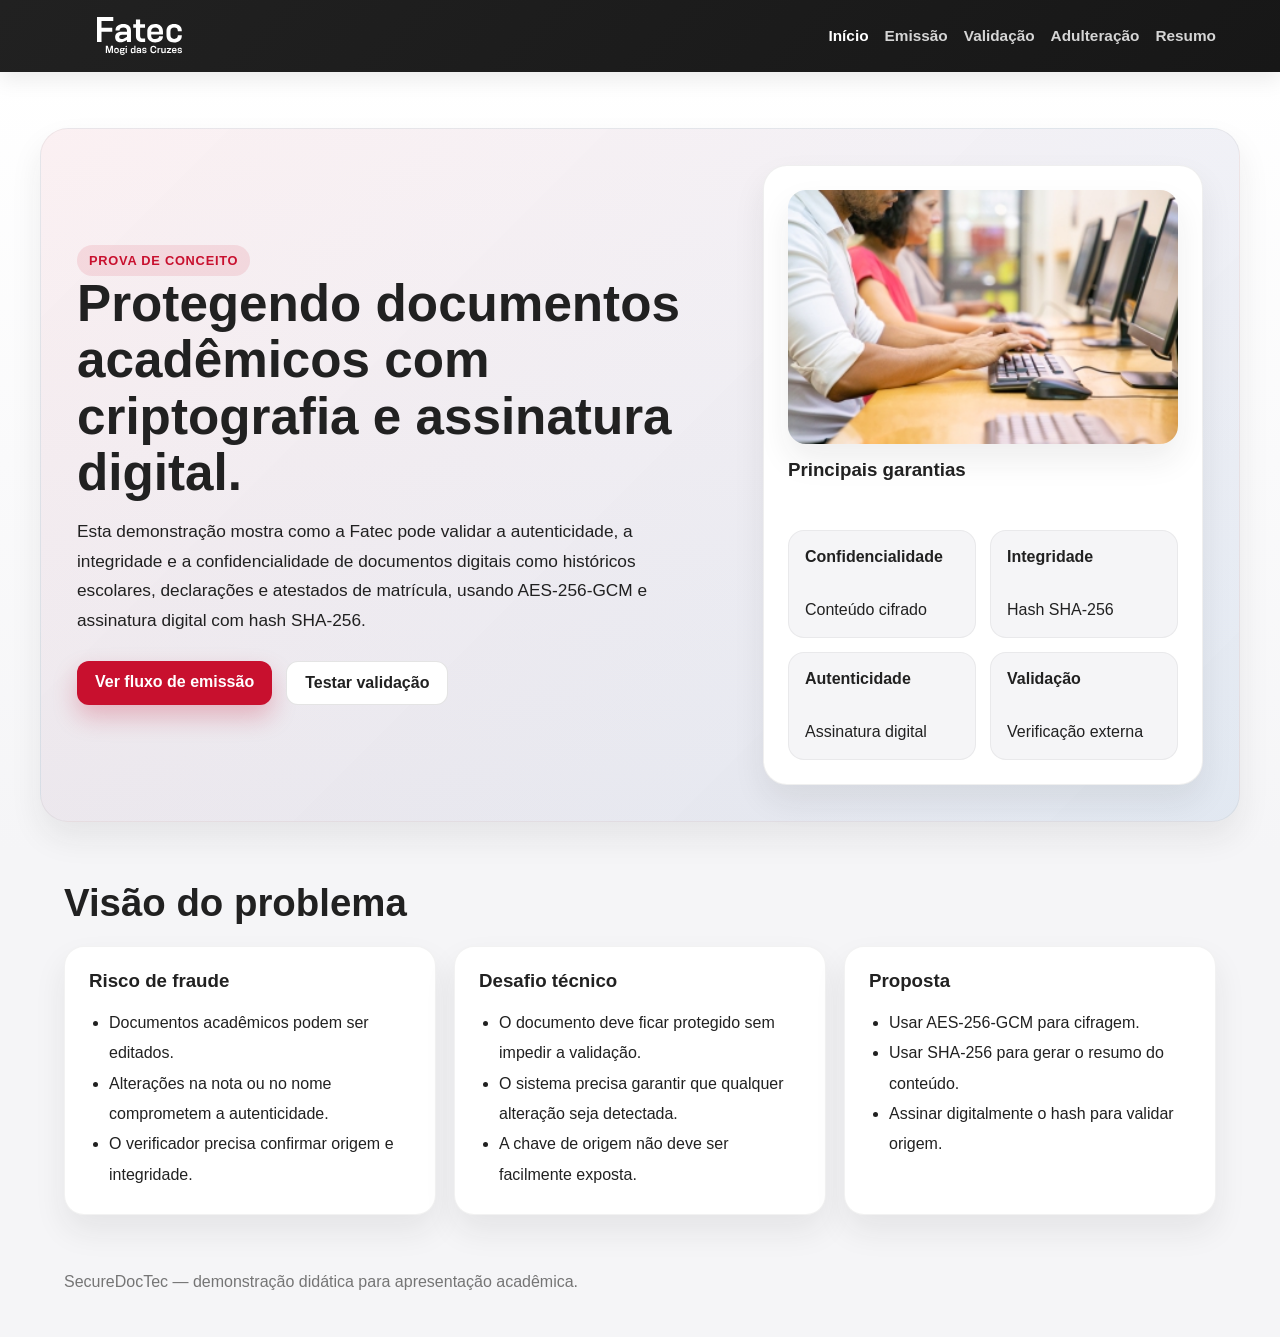
<file: index.html>
<!DOCTYPE html>
<html lang="pt-BR">
  <head>
    <meta charset="UTF-8" />
    <meta http-equiv="refresh" content="0; url=seguranca_informacao/securedoctec/proto/securedoctec_monolito.html" />
    <meta name="viewport" content="width=device-width, initial-scale=1.0" />
    <title>SecureDocTec | Redirecionando</title>
    <style>
      :root {
        --primary: #0a1f3d;
        --primary-soft: #214d8f;
        --accent: #d5a733;
        --bg: #f5f7fb;
        --text: #1d2430;
      }

      * { box-sizing: border-box; }

      body {
        margin: 0;
        min-height: 100vh;
        display: grid;
        place-items: center;
        background: linear-gradient(135deg, var(--bg), #e9eef8);
        font-family: Arial, Helvetica, sans-serif;
        color: var(--text);
      }

      .card {
        max-width: 620px;
        width: min(90vw, 620px);
        background: #fff;
        border-radius: 18px;
        box-shadow: 0 18px 45px rgba(10, 31, 61, 0.12);
        padding: 2rem 2.2rem;
        text-align: center;
      }

      .badge {
        display: inline-block;
        padding: 0.45rem 0.8rem;
        border-radius: 999px;
        background: rgba(33, 77, 143, 0.08);
        color: var(--primary-soft);
        font-weight: 700;
        letter-spacing: 0.08em;
        text-transform: uppercase;
        font-size: 0.72rem;
      }

      h1 {
        margin: 1rem 0 0.75rem;
        color: var(--primary);
        font-size: clamp(1.8rem, 3vw, 2.8rem);
      }

      p {
        margin: 0 0 1.5rem;
        line-height: 1.6;
        font-size: 1rem;
      }

      a.button {
        display: inline-block;
        text-decoration: none;
        background: var(--primary);
        color: #fff;
        font-weight: 700;
        padding: 0.9rem 1.4rem;
        border-radius: 10px;
        transition: transform 0.2s ease, opacity 0.2s ease;
      }

      a.button:hover {
        transform: translateY(-1px);
        opacity: 0.96;
      }
    </style>
  </head>
  <body>
    <main class="card">
      <div class="badge">SecureDocTec</div>
      <h1>Redirecionando para a demonstração</h1>
      <p>
        Você está sendo encaminhado para a apresentação interativa do protótipo. Se não for
        redirecionado automaticamente, clique no botão abaixo.
      </p>
      <a class="button" href="seguranca_informacao/securedoctec/proto/securedoctec_monolito.html">
        Abrir demonstração
      </a>
    </main>
  </body>
</html>
</file>
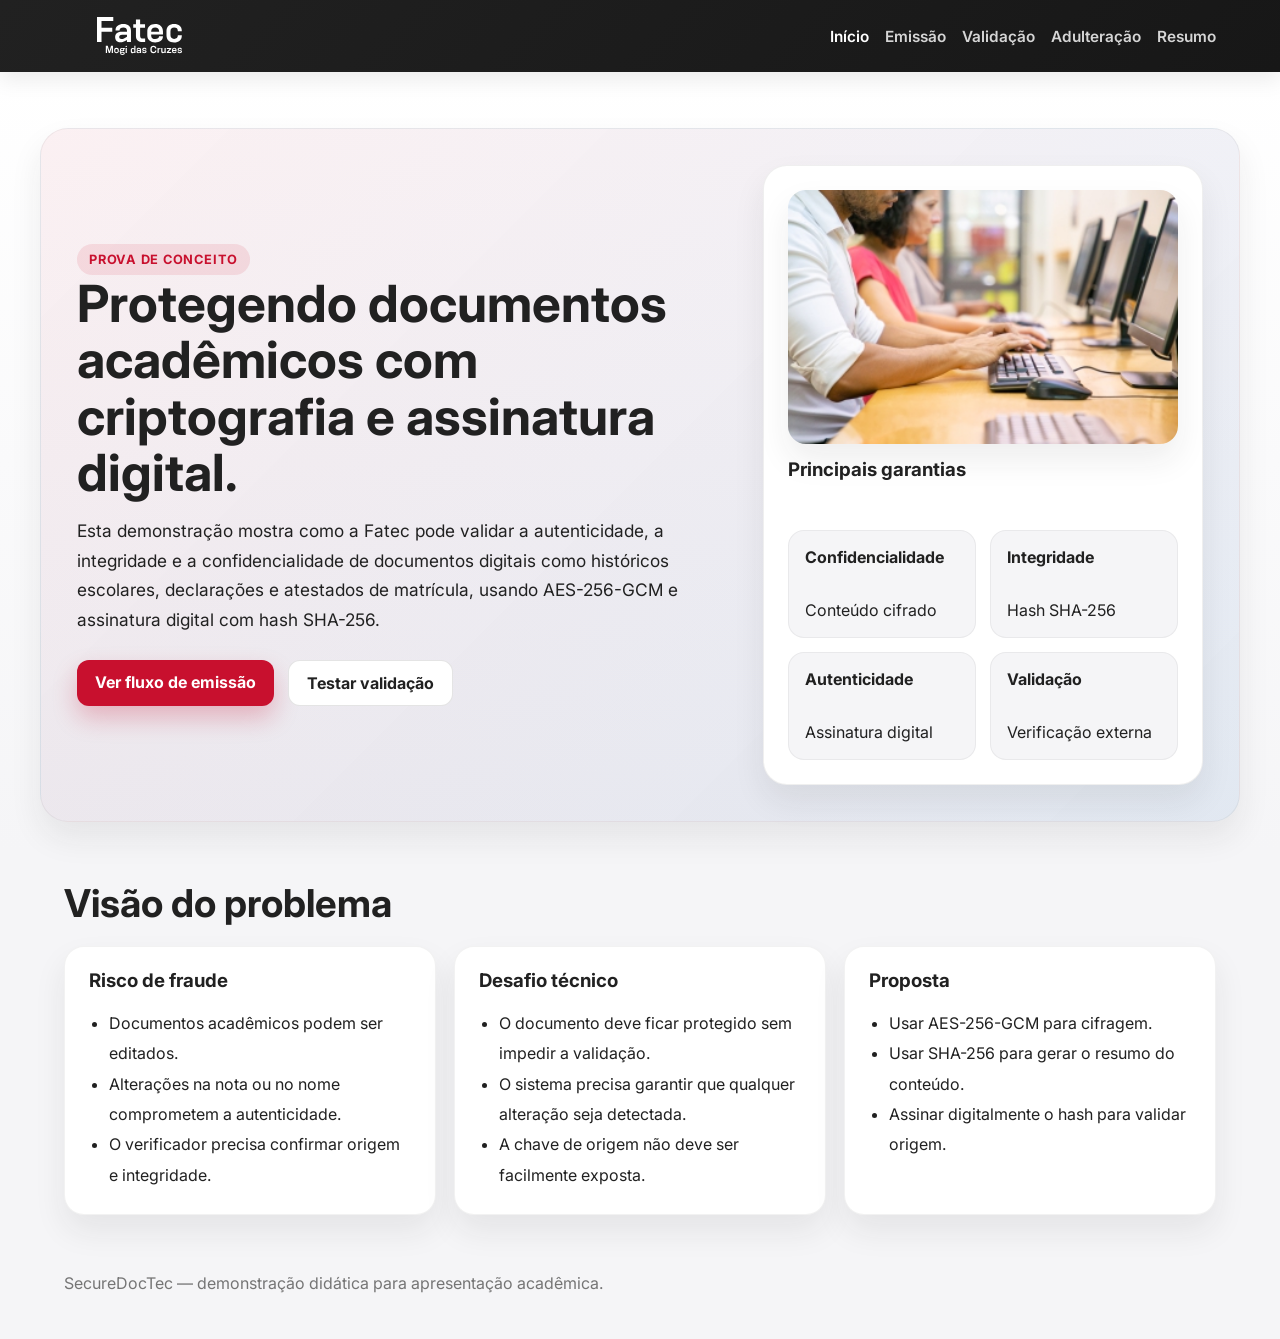
<file: seguranca_informacao/securedoctec/proto/index.html>
<!DOCTYPE html>
<html lang="pt-BR">
  <head>
    <meta charset="UTF-8" />
    <meta name="viewport" content="width=device-width, initial-scale=1.0" />
    <title>SecureDocTec | Demonstração</title>
    <link rel="preconnect" href="https://fonts.googleapis.com" />
    <link rel="preconnect" href="https://fonts.gstatic.com" crossorigin />
    <link href="https://fonts.googleapis.com/css2?family=Inter:wght@400;500;600;700;800&family=JetBrains+Mono:wght@400;500;700&display=swap" rel="stylesheet" />
    <link rel="stylesheet" href="styles.css" />
    <script defer src="app.js"></script>
  </head>
  <body>
    <header class="topbar">
      <div class="container">
        <div class="brand">
          <div class="brand-mark">
            <img src="assets/logo_fatec_branco.svg" alt="Logo da FATEC" />
          </div>
        </div>
        <nav class="nav" aria-label="Navegação principal">
          <a class="active" href="index.html">Início</a>
          <a href="emissao.html">Emissão</a>
          <a href="validacao.html">Validação</a>
          <a href="adulteracao.html">Adulteração</a>
          <a href="resumo.html">Resumo</a>
        </nav>
      </div>
    </header>

    <main>
      <section class="hero">
        <div class="container hero-card">
          <div class="hero-grid">
            <div>
              <span class="kicker">Prova de conceito</span>
              <h1>Protegendo documentos acadêmicos com criptografia e assinatura digital.</h1>
              <p class="lead">
                Esta demonstração mostra como a Fatec pode validar a autenticidade, a integridade e a confidencialidade de documentos digitais como históricos escolares, declarações e atestados de matrícula, usando AES-256-GCM e assinatura digital com hash SHA-256.
              </p>
              <div class="hero-actions">
                <a class="button button-primary" href="emissao.html">Ver fluxo de emissão</a>
                <a class="button button-secondary" href="validacao.html">Testar validação</a>
              </div>
            </div>
            <aside class="badge-panel hero-visual">
              <img src="assets/aluns_with_computer.jpg" alt="Alunos com computadores na FATEC" />
              <h3>Principais garantias</h3>
              <div class="badge-grid">
                <div class="badge">
                  <strong>Confidencialidade</strong>
                  Conteúdo cifrado
                </div>
                <div class="badge">
                  <strong>Integridade</strong>
                  Hash SHA-256
                </div>
                <div class="badge">
                  <strong>Autenticidade</strong>
                  Assinatura digital
                </div>
                <div class="badge">
                  <strong>Validação</strong>
                  Verificação externa
                </div>
              </div>
            </aside>
          </div>
        </div>
      </section>

      <section class="section">
        <div class="container">
          <div class="section-header">
            <h2>Visão do problema</h2>
          </div>
          <div class="card-grid">
            <article class="card">
              <h3>Risco de fraude</h3>
              <ul>
                <li>Documentos acadêmicos podem ser editados.</li>
                <li>Alterações na nota ou no nome comprometem a autenticidade.</li>
                <li>O verificador precisa confirmar origem e integridade.</li>
              </ul>
            </article>
            <article class="card">
              <h3>Desafio técnico</h3>
              <ul>
                <li>O documento deve ficar protegido sem impedir a validação.</li>
                <li>O sistema precisa garantir que qualquer alteração seja detectada.</li>
                <li>A chave de origem não deve ser facilmente exposta.</li>
              </ul>
            </article>
            <article class="card">
              <h3>Proposta</h3>
              <ul>
                <li>Usar AES-256-GCM para cifragem.</li>
                <li>Usar SHA-256 para gerar o resumo do conteúdo.</li>
                <li>Assinar digitalmente o hash para validar origem.</li>
              </ul>
            </article>
          </div>
        </div>
      </section>
    </main>

    <footer class="footer">
      <div class="container">
        SecureDocTec — demonstração didática para apresentação acadêmica.
      </div>
    </footer>
  </body>
</html>
</file>
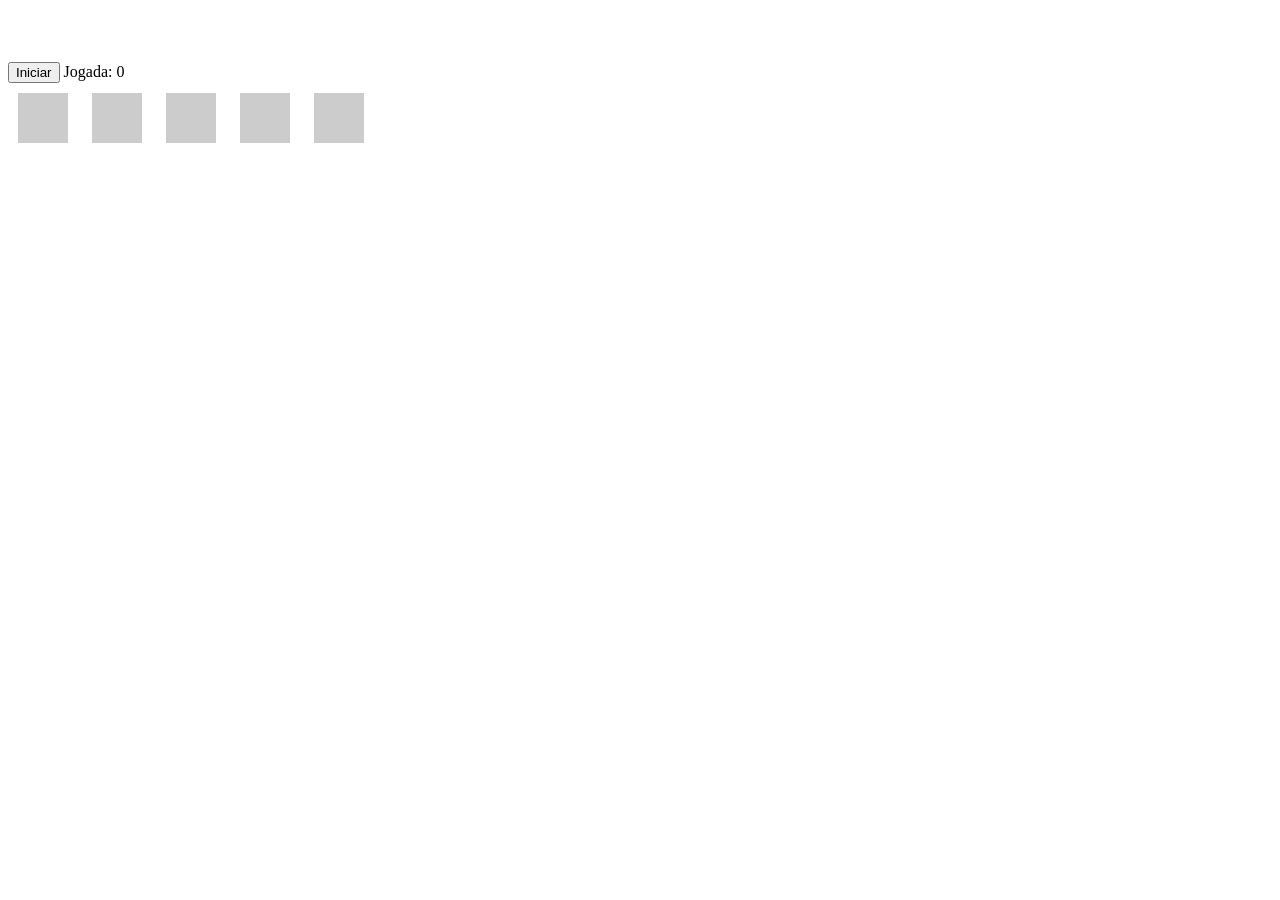
<file: Disp Moveis/appConcursos/concursos_apk/assets/index.html>
<!DOCTYPE html>
<html lang="pt-br">
<head>
<meta name="viewport" content="width=device-width, initial-scale=1">
<link rel="profile" href="http://gmpg.org/xfn/11">
<meta charset="UTF-8">
<html manifest="hixx.appcache">
<link rel="stylesheet" href="w3.css" type="text/css">


  <script type="text/javascript" src="jquery3.2.1.js"></script>


  <style id="compiled-css" type="text/css">
      .square {
  width: 50px;
  height: 50px;
  background-color: #CCC;
  margin: 10px;
  transition: all 0.5s ease.out 0s;
  display: inline-block;
}
  </style>


  <script type="text/javascript">


    window.onload=function(){

var random;
var squareArray;
var randomOrder = [];
var computerIsPlaying = false;
var userClickCnt = 0;

function init() {
  // find squares
	squareArray = $('.square');
  // attach a click listener for each square
  squareArray.each(function (i) {
    var el = $(this);
    el.click(function () {
    	onSquareClicked(el, i);
    });
  });
}

function onSquareClicked(square, idx) {

		// computer may not be interrupted
		if (computerIsPlaying) {
    	return;
    }

    // did user click exactly the square at current pos in the list?
    if (idx === randomOrder[userClickCnt]) {
      square.css('background-color', 'green');
      square.css('opacity', '0.5');
      setTimeout(function() {
        square.css('background-color', '#ccc')
        square.css('opacity', '1');
      }, 300);
      // either wait for next user click or turn over to computer
      if (++userClickCnt == randomOrder.length) {
        setTimeout(computerPlays, 500);
      }
    } else {
      // user clicked wrong square
      square.css('background-color', 'red');
      $(msg).text('Você perdeu');
	  reset();
    }
}

function computerPlays() {
  computerIsPlaying = true;
  $('#msg').text('CPU');
  $('#counter').text(randomOrder.length + 1);
  // reset user click count
	userClickCnt = 0;
  // get next square
	var random = Math.floor(Math.random() * squareArray.length);
  randomOrder.push(random);
  // blinky blink
  playSequence();

}

function playSequence() {
  // simply start with first square in list
  _blink(0);
}

function _blink (p) {
  // stop if end of list is reached
	if (p === randomOrder.length) {
    computerIsPlaying = false;
    $('#msg').text('Você');
  	return;
  }

  // get x-th square from list and highlight it
	var square = squareArray.eq(randomOrder[p]);
  square.css('opacity', '0.1');
  setTimeout(function() {
    square.css('opacity', '1');
  }, 300);

  // schedule next blink
  setTimeout(function () {
  	_blink(++p);
  }, 500);
}

function reset() {
    randomOrder = [];
    userClickCnt = 0;
    squareArray.each(function (i) {
      var el = $(this);
      el.css('background-color', '#ccc');
    });
}

function start() {
	reset();
  computerPlays();
}

$('button').click(function() {
    start();
});

init();

    }

</script>

</head>

<br><br><br>
<div class="w3-container" onclick="w3_close()">
<div id='w3-container'>

<div><button>
Iniciar
</button>
Jogada: <span id="counter">0</span><br>
<span style="color:red" id="msg"></span>

</div>



<div class="square"></div>
<div class="square"></div>
<div class="square"></div>
<div class="square"></div>
<div class="square"></div>


 </div>
</div>
</div>
</div>

</body>

</html>
</file>
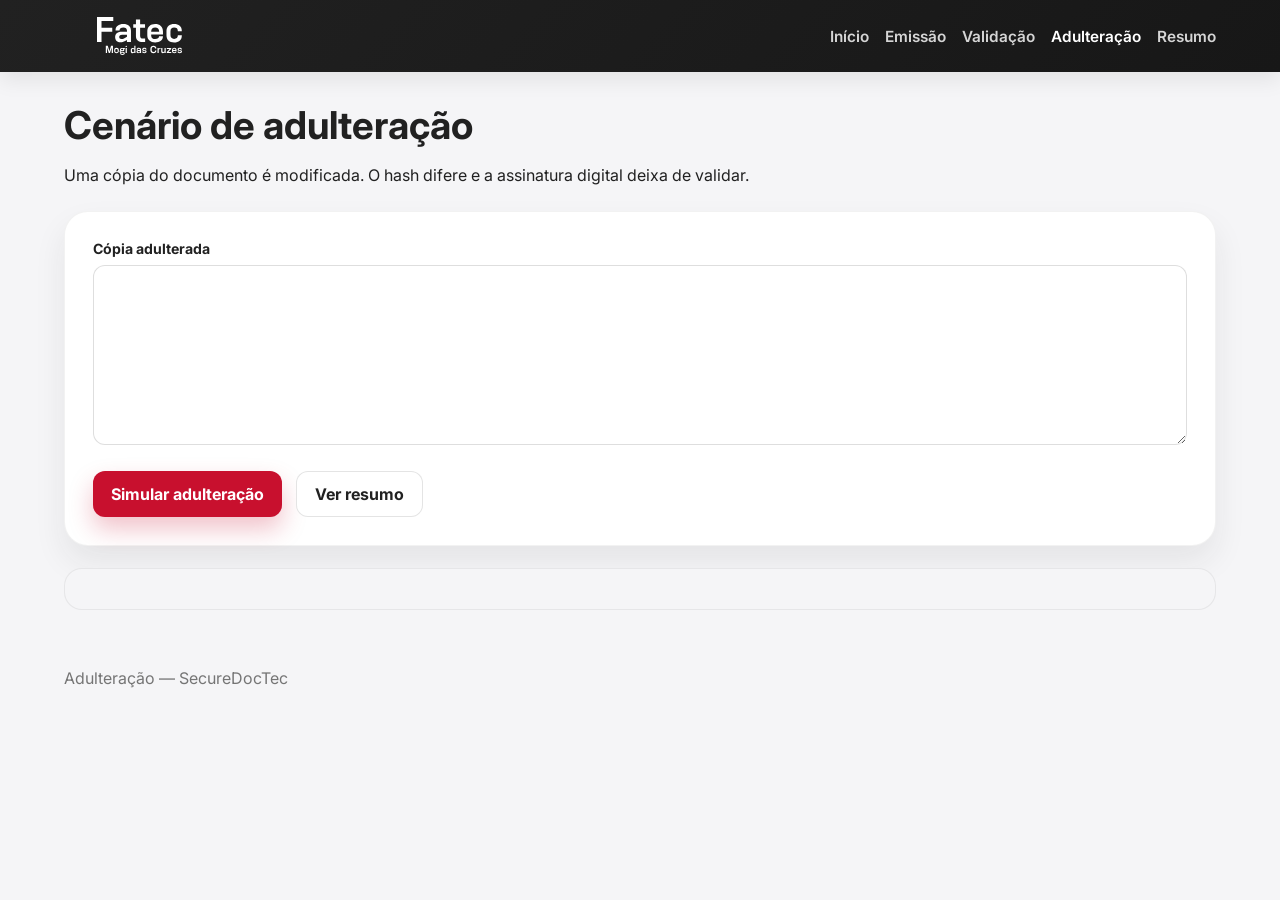
<file: seguranca_informacao/securedoctec/proto/adulteracao.html>
<!DOCTYPE html>
<html lang="pt-BR">
  <head>
    <meta charset="UTF-8" />
    <meta name="viewport" content="width=device-width, initial-scale=1.0" />
    <title>SecureDocTec | Adulteração</title>
    <link rel="preconnect" href="https://fonts.googleapis.com" />
    <link rel="preconnect" href="https://fonts.gstatic.com" crossorigin />
    <link href="https://fonts.googleapis.com/css2?family=Inter:wght@400;500;600;700;800&family=JetBrains+Mono:wght@400;500;700&display=swap" rel="stylesheet" />
    <link rel="stylesheet" href="styles.css" />
    <script defer src="app.js"></script>
  </head>
  <body>
    <header class="topbar">
      <div class="container">
        <div class="brand">
          <div class="brand-mark">
            <img src="assets/logo_fatec_branco.svg" alt="Logo da FATEC" />
          </div>
        </div>
        <nav class="nav" aria-label="Navegação principal">
          <a href="index.html">Início</a>
          <a href="emissao.html">Emissão</a>
          <a href="validacao.html">Validação</a>
          <a class="active" href="adulteracao.html">Adulteração</a>
          <a href="resumo.html">Resumo</a>
        </nav>
      </div>
    </header>

    <main class="section">
      <div class="container">
        <div class="section-header">
          <h2>Cenário de adulteração</h2>
          <p>Uma cópia do documento é modificada. O hash difere e a assinatura digital deixa de validar.</p>
        </div>

        <div class="form-card">
          <form id="adulteration-form">
            <div class="field full">
              <label for="modifiedText">Cópia adulterada</label>
              <textarea id="modifiedText" name="modifiedText"></textarea>
            </div>
            <div class="hero-actions">
              <button class="button button-primary" type="submit">Simular adulteração</button>
              <a class="button button-secondary" href="resumo.html">Ver resumo</a>
            </div>
          </form>
        </div>

        <div id="adulteration-output" class="output-panel"></div>
      </div>
    </main>

    <div id="toast" class="status-box" style="position: fixed; right: 20px; bottom: 20px; opacity: 0; transition: opacity 0.2s ease; z-index: 500; min-width: 260px; background: #fff; color: var(--fatec-gray); box-shadow: var(--shadow);"></div>

    <footer class="footer">
      <div class="container">Adulteração — SecureDocTec</div>
    </footer>
  </body>
</html>
</file>
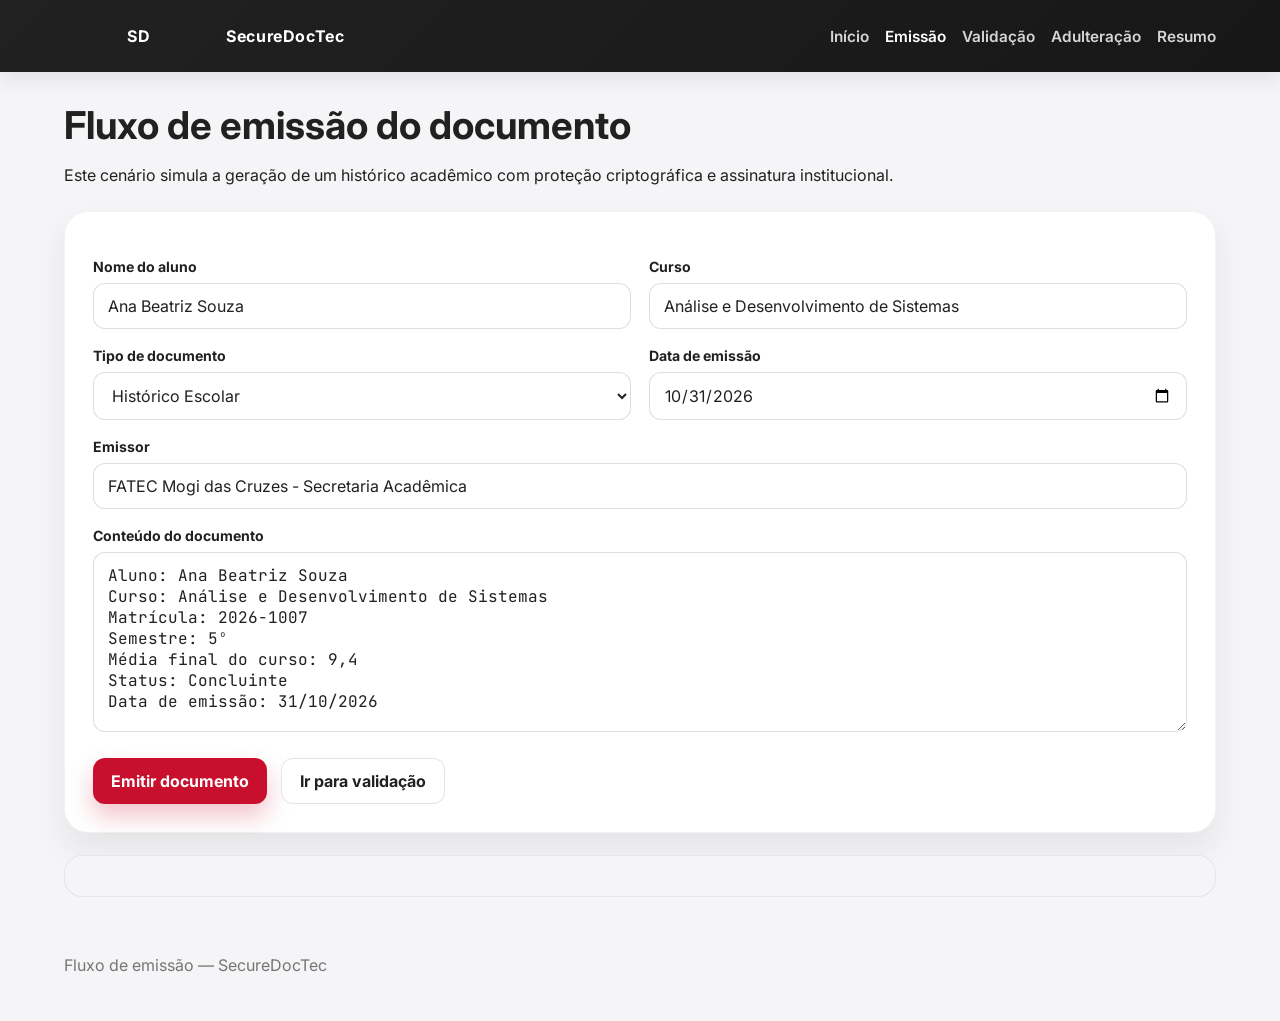
<file: seguranca_informacao/securedoctec/proto/emissao.html>
<!DOCTYPE html>
<html lang="pt-BR">
  <head>
    <meta charset="UTF-8" />
    <meta name="viewport" content="width=device-width, initial-scale=1.0" />
    <title>SecureDocTec | Emissão</title>
    <link rel="preconnect" href="https://fonts.googleapis.com" />
    <link rel="preconnect" href="https://fonts.gstatic.com" crossorigin />
    <link href="https://fonts.googleapis.com/css2?family=Inter:wght@400;500;600;700;800&family=JetBrains+Mono:wght@400;500;700&display=swap" rel="stylesheet" />
    <link rel="stylesheet" href="styles.css" />
    <script defer src="app.js"></script>
  </head>
  <body>
    <header class="topbar">
      <div class="container">
        <div class="brand">
          <div class="brand-mark">SD</div>
          <span>SecureDocTec</span>
        </div>
        <nav class="nav" aria-label="Navegação principal">
          <a href="index.html">Início</a>
          <a class="active" href="emissao.html">Emissão</a>
          <a href="validacao.html">Validação</a>
          <a href="adulteracao.html">Adulteração</a>
          <a href="resumo.html">Resumo</a>
        </nav>
      </div>
    </header>

    <main class="section">
      <div class="container">
        <div class="section-header">
          <h2>Fluxo de emissão do documento</h2>
          <p>Este cenário simula a geração de um histórico acadêmico com proteção criptográfica e assinatura institucional.</p>
        </div>

        <div class="form-card">
          <form id="document-form">
            <div class="form-grid">
              <div class="field">
                <label for="studentName">Nome do aluno</label>
                <input id="studentName" name="studentName" type="text" value="Ana Beatriz Souza" />
              </div>
              <div class="field">
                <label for="course">Curso</label>
                <input id="course" name="course" type="text" value="Análise e Desenvolvimento de Sistemas" />
              </div>
              <div class="field">
                <label for="documentType">Tipo de documento</label>
                <select id="documentType" name="documentType">
                  <option value="Histórico Escolar">Histórico Escolar</option>
                  <option value="Declaração de Matrícula">Declaração de Matrícula</option>
                  <option value="Atestado de Conclusão">Atestado de Conclusão</option>
                </select>
              </div>
              <div class="field">
                <label for="issueDate">Data de emissão</label>
                <input id="issueDate" name="issueDate" type="date" value="2026-10-31" />
              </div>
              <div class="field full">
                <label for="issuer">Emissor</label>
                <input id="issuer" name="issuer" type="text" value="FATEC Mogi das Cruzes - Secretaria Acadêmica" />
              </div>
              <div class="field full">
                <label for="content">Conteúdo do documento</label>
                <textarea id="content" name="content">Aluno: Ana Beatriz Souza
Curso: Análise e Desenvolvimento de Sistemas
Matrícula: 2026-1007
Semestre: 5º
Média final do curso: 9,4
Status: Concluinte
Data de emissão: 31/10/2026</textarea>
              </div>
            </div>
            <div class="hero-actions">
              <button class="button button-primary" type="submit">Emitir documento</button>
              <a class="button button-secondary" href="validacao.html">Ir para validação</a>
            </div>
          </form>
        </div>

        <div id="emission-output" class="output-panel"></div>
      </div>
    </main>

    <div id="toast" class="status-box" style="position: fixed; right: 20px; bottom: 20px; opacity: 0; transition: opacity 0.2s ease; z-index: 500; min-width: 260px; background: #fff; color: var(--fatec-gray); box-shadow: var(--shadow);"></div>

    <footer class="footer">
      <div class="container">Fluxo de emissão — SecureDocTec</div>
    </footer>
  </body>
</html>
</file>
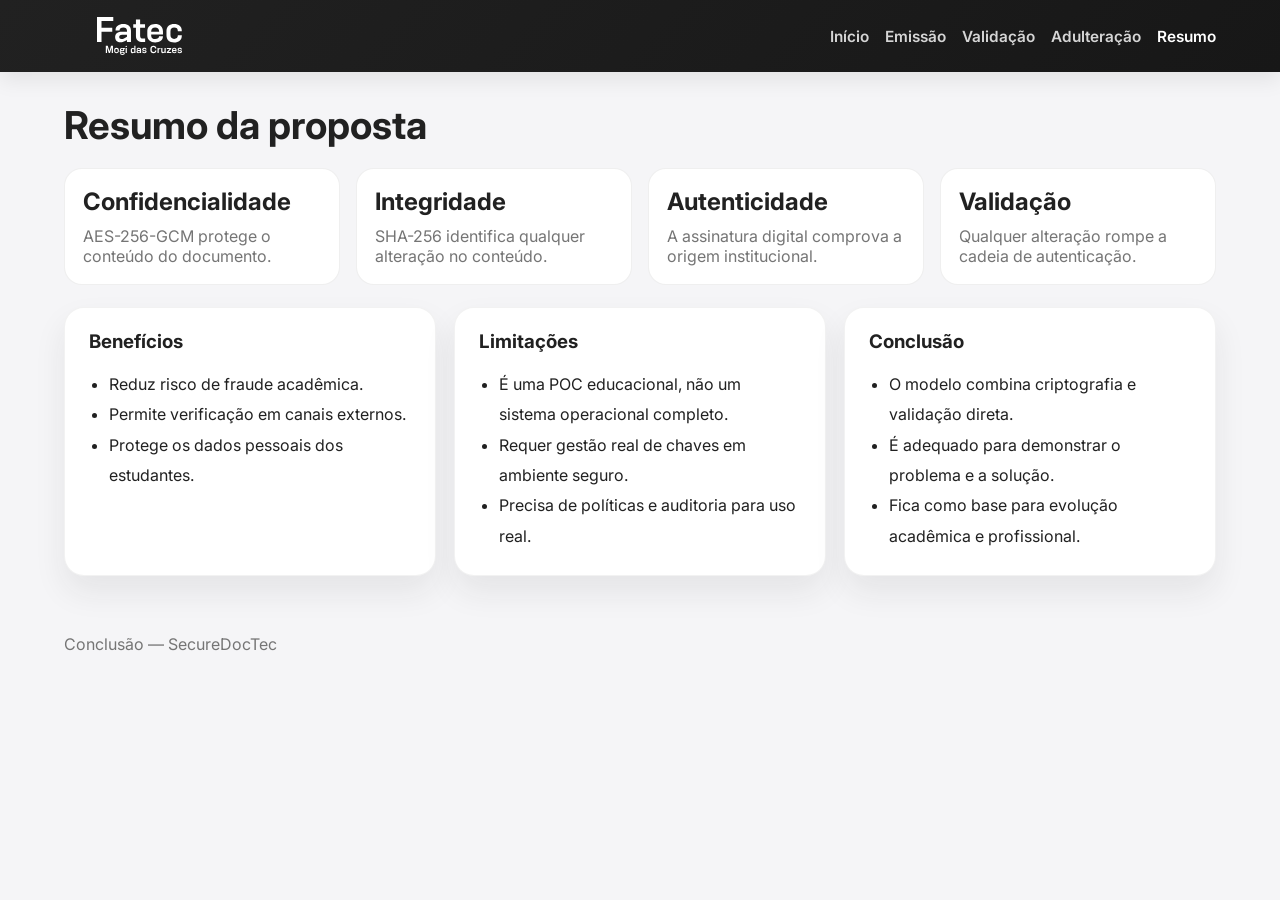
<file: seguranca_informacao/securedoctec/proto/resumo.html>
<!DOCTYPE html>
<html lang="pt-BR">
  <head>
    <meta charset="UTF-8" />
    <meta name="viewport" content="width=device-width, initial-scale=1.0" />
    <title>SecureDocTec | Resumo</title>
    <link rel="preconnect" href="https://fonts.googleapis.com" />
    <link rel="preconnect" href="https://fonts.gstatic.com" crossorigin />
    <link href="https://fonts.googleapis.com/css2?family=Inter:wght@400;500;600;700;800&family=JetBrains+Mono:wght@400;500;700&display=swap" rel="stylesheet" />
    <link rel="stylesheet" href="styles.css" />
    <script defer src="app.js"></script>
  </head>
  <body>
    <header class="topbar">
      <div class="container">
        <div class="brand">
          <div class="brand-mark">
            <img src="assets/logo_fatec_branco.svg" alt="Logo da FATEC" />
          </div>
        </div>
        <nav class="nav" aria-label="Navegação principal">
          <a href="index.html">Início</a>
          <a href="emissao.html">Emissão</a>
          <a href="validacao.html">Validação</a>
          <a href="adulteracao.html">Adulteração</a>
          <a class="active" href="resumo.html">Resumo</a>
        </nav>
      </div>
    </header>

    <main class="section">
      <div class="container">
        <div class="section-header">
          <h2>Resumo da proposta</h2>
        </div>

        <div class="metrics">
          <div class="metric">
            <strong>Confidencialidade</strong>
            <span>AES-256-GCM protege o conteúdo do documento.</span>
          </div>
          <div class="metric">
            <strong>Integridade</strong>
            <span>SHA-256 identifica qualquer alteração no conteúdo.</span>
          </div>
          <div class="metric">
            <strong>Autenticidade</strong>
            <span>A assinatura digital comprova a origem institucional.</span>
          </div>
          <div class="metric">
            <strong>Validação</strong>
            <span>Qualquer alteração rompe a cadeia de autenticação.</span>
          </div>
        </div>

        <div class="card-grid" style="margin-top: 22px;">
          <article class="card">
            <h3>Benefícios</h3>
            <ul>
              <li>Reduz risco de fraude acadêmica.</li>
              <li>Permite verificação em canais externos.</li>
              <li>Protege os dados pessoais dos estudantes.</li>
            </ul>
          </article>
          <article class="card">
            <h3>Limitações</h3>
            <ul>
              <li>É uma POC educacional, não um sistema operacional completo.</li>
              <li>Requer gestão real de chaves em ambiente seguro.</li>
              <li>Precisa de políticas e auditoria para uso real.</li>
            </ul>
          </article>
          <article class="card">
            <h3>Conclusão</h3>
            <ul>
              <li>O modelo combina criptografia e validação direta.</li>
              <li>É adequado para demonstrar o problema e a solução.</li>
              <li>Fica como base para evolução acadêmica e profissional.</li>
            </ul>
          </article>
        </div>
      </div>
    </main>

    <footer class="footer">
      <div class="container">Conclusão — SecureDocTec</div>
    </footer>
  </body>
</html>
</file>
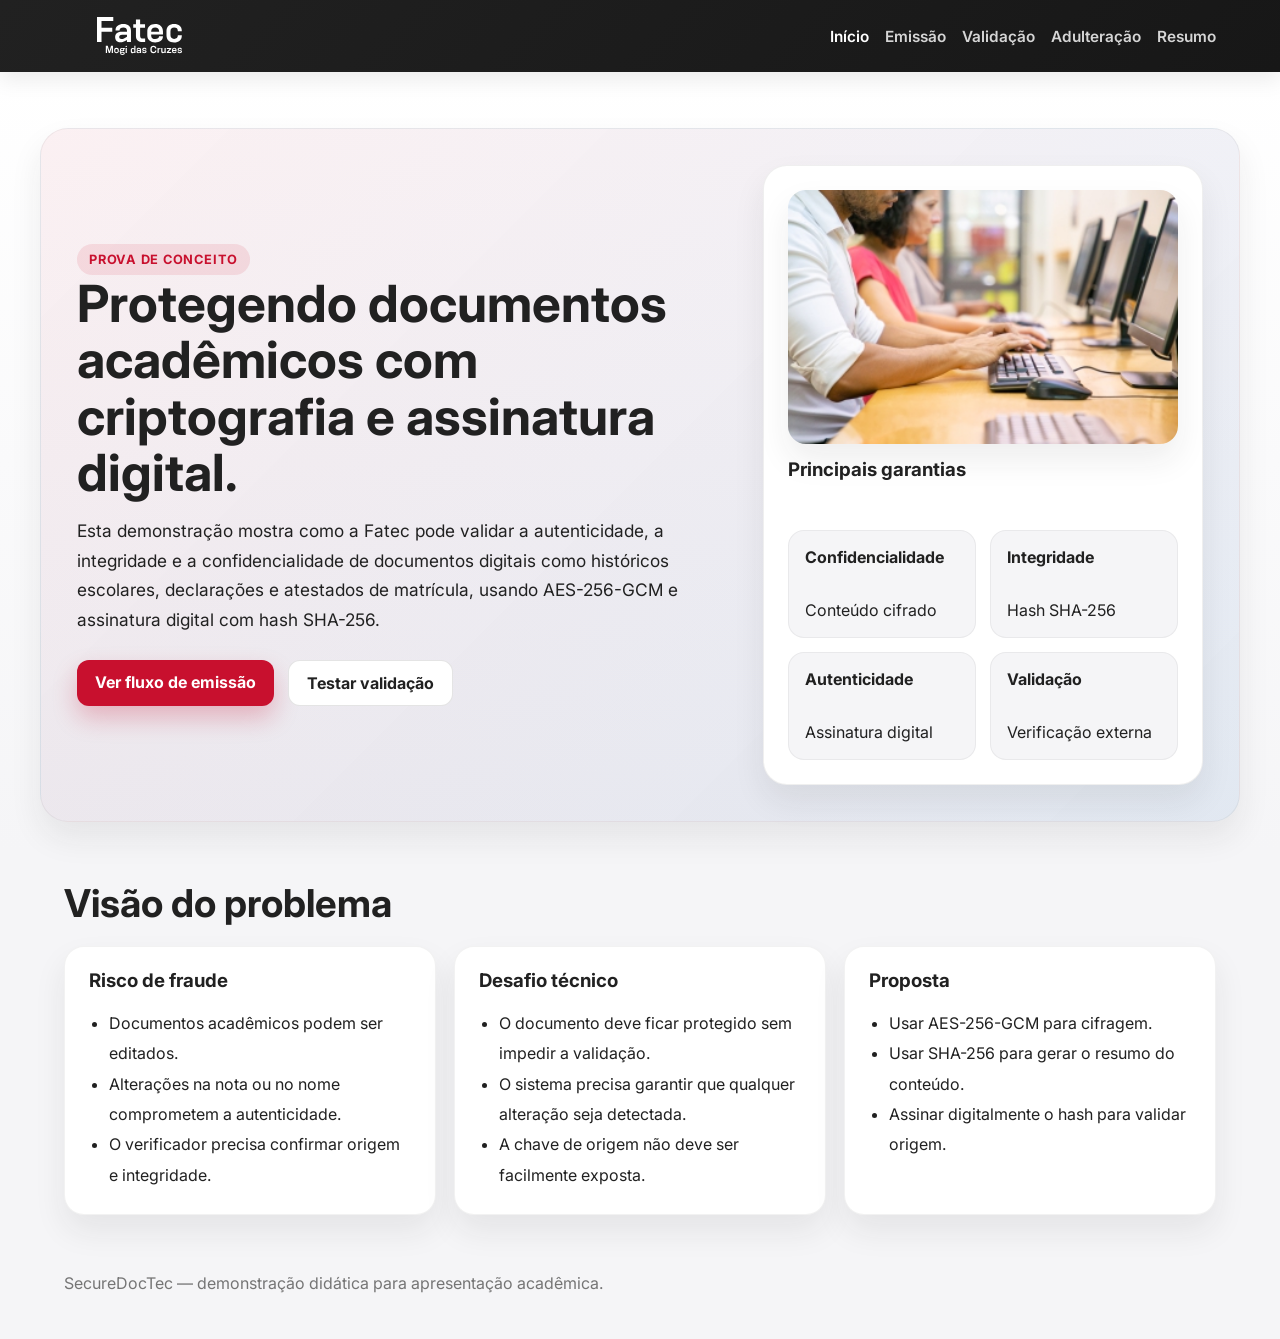
<file: seguranca_informacao/securedoctec/proto/securedoctec_monolito.html>
<!DOCTYPE html>
<html lang="pt-BR">
  <head>
    <meta charset="UTF-8" />
    <meta name="viewport" content="width=device-width, initial-scale=1.0" />
    <title>SecureDocTec | Monólito</title>
    <link rel="preconnect" href="https://fonts.googleapis.com" />
    <link rel="preconnect" href="https://fonts.gstatic.com" crossorigin />
    <link href="https://fonts.googleapis.com/css2?family=Inter:wght@400;500;600;700;800&family=JetBrains+Mono:wght@400;500;700&display=swap" rel="stylesheet" />
    <style>
      :root {
        --fatec-red: #C8102E;
        --fatec-red-dark: #9d0b23;
        --fatec-gray: #212121;
        --fatec-gray-2: #757575;
        --fatec-ice: #F5F5F7;
        --fatec-blue: #0056B3;
        --success: #1f8a4c;
        --danger: #b42318;
        --warning: #d97706;
        --shadow: 0 16px 32px rgba(33, 33, 33, 0.08);
      }

      * { box-sizing: border-box; }
      html { scroll-behavior: smooth; }
      body {
        margin: 0;
        font-family: 'Inter', 'Segoe UI', sans-serif;
        background: var(--fatec-ice);
        color: var(--fatec-gray);
      }
      img { max-width: 100%; display: block; }
      a { color: var(--fatec-blue); text-decoration: none; }
      button, input, textarea, select { font: inherit; }
      .container { max-width: 1200px; margin: 0 auto; padding: 0 24px; }
      .topbar {
        background: linear-gradient(135deg, var(--fatec-gray) 0%, #171717 100%);
        color: #fff;
        position: sticky;
        top: 0;
        z-index: 20;
        box-shadow: 0 8px 20px rgba(0,0,0,0.08);
      }
      .topbar .container {
        display: flex; align-items: center; justify-content: space-between; gap: 18px; min-height: 72px;
      }
      .brand { display: flex; align-items: center; }
      .brand-mark {
        width: 150px; display: flex; align-items: center; justify-content: center;
      }
      .brand-mark img { display: block; width: 100%; height: auto; max-height: 38px; object-fit: contain; }
      .nav { display: flex; flex-wrap: wrap; gap: 16px; align-items: center; }
      .nav a { color: rgba(255,255,255,0.82); font-size: 0.96rem; font-weight: 600; }
      .nav a.active, .nav a:hover { color: #fff; }
      .hero { padding: 56px 0 28px; background: linear-gradient(180deg, #fff 0%, var(--fatec-ice) 100%); }
      .hero-card {
        background: linear-gradient(135deg, rgba(200,16,46,0.06), rgba(0,86,179,0.08));
        border: 1px solid rgba(33,33,33,0.06);
        border-radius: 28px; padding: 36px; box-shadow: var(--shadow);
      }
      .hero-grid { display: grid; grid-template-columns: 1.3fr 0.7fr; gap: 28px; align-items: center; }
      .kicker { display: inline-flex; align-items: center; background: rgba(200,16,46,0.1); color: var(--fatec-red); font-weight: 700; border-radius: 999px; padding: 8px 12px; font-size: 0.8rem; letter-spacing: 0.06em; text-transform: uppercase; }
      h1, h2, h3 { margin: 0 0 16px; line-height: 1.1; }
      h1 { font-size: clamp(2.2rem, 4vw, 4rem); }
      h2 { font-size: clamp(1.8rem, 3vw, 2.6rem); }
      p { margin: 0 0 12px; line-height: 1.7; }
      .lead { font-size: 1.08rem; max-width: 60ch; }
      .hero-actions { display: flex; flex-wrap: wrap; gap: 14px; margin-top: 26px; }
      .button, button {
        border: none; border-radius: 12px; padding: 12px 18px; font-weight: 700; cursor: pointer; transition: transform 0.18s ease, box-shadow 0.18s ease;
      }
      .button:hover, button:hover { transform: translateY(-1px); }
      .button-primary { background: var(--fatec-red); color: white; box-shadow: 0 12px 24px rgba(200,16,46,0.25); }
      .button-secondary { background: #fff; border: 1px solid rgba(33,33,33,0.12); color: var(--fatec-gray); }
      .badge-panel {
        background: white; border-radius: 24px; border: 1px solid rgba(33,33,33,0.07); padding: 24px; box-shadow: var(--shadow); min-width: 0; width: 440px; max-width: 100%;
      }
      .hero-visual { display: flex; flex-direction: column; gap: 16px; }
      .hero-visual img { width: 100%; border-radius: 18px; box-shadow: var(--shadow); object-fit: cover; min-height: 220px; }
      .badge-grid { display: grid; grid-template-columns: repeat(2, minmax(0, 1fr)); gap: 14px; margin-top: 18px; }
      .badge {
        background: var(--fatec-ice); border: 1px solid rgba(33,33,33,0.06); border-radius: 16px; padding: 16px; min-width: 0; display: flex; flex-direction: column; justify-content: space-between; min-height: 108px; color: var(--fatec-gray); line-height: 1.4; overflow-wrap: anywhere;
      }
      .badge strong { display: block; font-size: 1rem; line-height: 1.3; margin-bottom: 6px; overflow-wrap: anywhere; }
      .page { display: none; }
      .page.active { display: block; }
      .section { padding: 32px 0; }
      .section-header { margin-bottom: 22px; }
      .card-grid { display: grid; grid-template-columns: repeat(3, minmax(0, 1fr)); gap: 18px; }
      .card { background: white; border-radius: 20px; padding: 24px; border: 1px solid rgba(33,33,33,0.06); box-shadow: var(--shadow); }
      .card ul { padding-left: 20px; margin: 0; line-height: 1.9; }
      .forms-wrap { display: grid; grid-template-columns: repeat(3, minmax(0, 1fr)); gap: 16px; }
      .form-card {
        background: white; border-radius: 24px; padding: 28px; border: 1px solid rgba(33,33,33,0.06); box-shadow: var(--shadow);
      }
      .form-grid { display: grid; grid-template-columns: repeat(2, minmax(0, 1fr)); gap: 18px; margin-top: 18px; }
      .field { display: flex; flex-direction: column; gap: 8px; }
      .field.full { grid-column: 1 / -1; }
      label { font-size: 0.88rem; font-weight: 700; color: var(--fatec-gray); }
      input, select, textarea {
        width: 100%; border: 1px solid rgba(33,33,33,0.15); border-radius: 12px; background: #fff; color: var(--fatec-gray); padding: 12px 14px; resize: vertical; min-height: 46px;
      }
      textarea { min-height: 180px; font-family: 'JetBrains Mono', 'Fira Code', monospace; }
      .output-panel { margin-top: 22px; padding: 20px; border-radius: 18px; background: var(--fatec-ice); border: 1px solid rgba(33,33,33,0.07); }
      .status-box {
        padding: 16px 18px; border-radius: 14px; margin-top: 16px; font-weight: 700; border: 1px solid transparent;
      }
      .status-valid { background: rgba(31,138,76,0.1); color: var(--success); border-color: rgba(31,138,76,0.2); }
      .status-invalid { background: rgba(180,35,24,0.08); color: var(--danger); border-color: rgba(180,35,24,0.2); }
      .toast {
        border-radius: 12px; font-weight: 700; padding: 12px 16px; position: fixed; right: 20px; bottom: 20px; opacity: 0; transition: opacity 0.2s ease; z-index: 500; min-width: 260px; background: #fff; color: var(--fatec-gray); box-shadow: var(--shadow);
      }
      .toast.success { background: rgba(31,138,76,0.1); color: var(--success); border: 1px solid rgba(31,138,76,0.2); }
      .toast.danger { background: rgba(180,35,24,0.08); color: var(--danger); border: 1px solid rgba(180,35,24,0.2); }
      .toast.warning { background: rgba(217,119,6,0.08); color: var(--warning); border: 1px solid rgba(217,119,6,0.2); }
      .code-block {
        background: #111827; color: #e5e7eb; border-radius: 14px; padding: 16px; margin-top: 14px; overflow: auto; font-family: 'JetBrains Mono', 'Fira Code', monospace; font-size: 0.85rem; line-height: 1.6; white-space: pre-wrap;
      }
      .metrics { display: grid; grid-template-columns: repeat(4, minmax(0, 1fr)); gap: 16px; margin-top: 22px; }
      .metric { background: white; border: 1px solid rgba(33,33,33,0.07); border-radius: 18px; padding: 18px; }
      .metric strong { display: block; font-size: 1.5rem; margin-bottom: 10px; }
      .metric span { color: var(--fatec-gray-2); }
      .footer { padding: 26px 0 46px; color: var(--fatec-gray-2); }
      @media (max-width: 900px) {
        .hero-grid, .card-grid, .metrics, .forms-wrap, .form-grid { grid-template-columns: 1fr; }
        .topbar .container { flex-direction: column; justify-content: center; padding-top: 12px; padding-bottom: 12px; }
        .nav { justify-content: center; }
      }
    </style>
  </head>
  <body>
    <header class="topbar">
      <div class="container">
        <div class="brand">
          <div class="brand-mark">
            <img src="assets/logo_fatec_branco.svg" alt="Logo da FATEC" />
          </div>
        </div>
        <nav class="nav" aria-label="Navegação principal">
          <a class="active" href="#" data-page="home">Início</a>
          <a href="#" data-page="emissao">Emissão</a>
          <a href="#" data-page="validacao">Validação</a>
          <a href="#" data-page="adulteracao">Adulteração</a>
          <a href="#" data-page="resumo">Resumo</a>
        </nav>
      </div>
    </header>

    <main id="topo">
      <div id="home" class="page active">
        <section class="hero">
          <div class="container hero-card">
            <div class="hero-grid">
              <div>
                <span class="kicker">Prova de conceito</span>
                <h1>Protegendo documentos acadêmicos com criptografia e assinatura digital.</h1>
                <p class="lead">
                  Esta demonstração mostra como a Fatec pode validar a autenticidade, a integridade e a confidencialidade de documentos digitais como históricos escolares, declarações e atestados de matrícula, usando AES-256-GCM e assinatura digital com hash SHA-256.
                </p>
                <div class="hero-actions">
                  <a class="button button-primary" href="#" data-page="emissao">Ver fluxo de emissão</a>
                  <a class="button button-secondary" href="#" data-page="validacao">Testar validação</a>
                </div>
              </div>
              <aside class="badge-panel hero-visual">
                <img src="assets/aluns_with_computer.jpg" alt="Alunos com computadores na FATEC" />
                <h3>Principais garantias</h3>
                <div class="badge-grid">
                  <div class="badge"><strong>Confidencialidade</strong> Conteúdo cifrado</div>
                  <div class="badge"><strong>Integridade</strong> Hash SHA-256</div>
                  <div class="badge"><strong>Autenticidade</strong> Assinatura digital</div>
                  <div class="badge"><strong>Validação</strong> Verificação externa</div>
                </div>
              </aside>
            </div>
          </div>
        </section>

        <section class="section">
          <div class="container">
            <div class="section-header">
              <h2>Visão do problema</h2>
            </div>
            <div class="card-grid">
              <article class="card">
                <h3>Risco de fraude</h3>
                <ul>
                  <li>Documentos acadêmicos podem ser editados.</li>
                  <li>Alterações na nota ou no nome comprometem a autenticidade.</li>
                  <li>O verificador precisa confirmar origem e integridade.</li>
                </ul>
              </article>
              <article class="card">
                <h3>Desafio técnico</h3>
                <ul>
                  <li>O documento deve ficar protegido sem impedir a validação.</li>
                  <li>O sistema precisa garantir que qualquer alteração seja detectada.</li>
                  <li>A chave de origem não deve ser facilmente exposta.</li>
                </ul>
              </article>
              <article class="card">
                <h3>Proposta</h3>
                <ul>
                  <li>Usar AES-256-GCM para cifragem.</li>
                  <li>Usar SHA-256 para gerar o resumo do conteúdo.</li>
                  <li>Assinar digitalmente o hash para validar origem.</li>
                </ul>
              </article>
            </div>
          </div>
        </section>
      </div>

      <section id="emissao" class="page section">
        <div class="container">
          <div class="section-header">
            <h2>Fluxo de emissão</h2>
            <p>Este cenário simula a geração de um histórico acadêmico com proteção criptográfica e assinatura institucional.</p>
          </div>
          <div class="form-card">
            <form id="document-form">
              <div class="form-grid">
                <div class="field">
                  <label for="studentName">Nome do aluno</label>
                  <input id="studentName" name="studentName" type="text" value="Ana Beatriz Souza" />
                </div>
                <div class="field">
                  <label for="course">Curso</label>
                  <input id="course" name="course" type="text" value="Análise e Desenvolvimento de Sistemas" />
                </div>
                <div class="field">
                  <label for="documentType">Tipo de documento</label>
                  <select id="documentType" name="documentType">
                    <option value="Histórico Escolar">Histórico Escolar</option>
                    <option value="Declaração de Matrícula">Declaração de Matrícula</option>
                    <option value="Atestado de Conclusão">Atestado de Conclusão</option>
                  </select>
                </div>
                <div class="field">
                  <label for="issueDate">Data de emissão</label>
                  <input id="issueDate" name="issueDate" type="date" value="2026-10-31" />
                </div>
                <div class="field full">
                  <label for="issuer">Emissor</label>
                  <input id="issuer" name="issuer" type="text" value="FATEC Mogi das Cruzes - Secretaria Acadêmica" />
                </div>
                <div class="field full">
                  <label for="content">Conteúdo do documento</label>
                  <textarea id="content" name="content">Aluno: Ana Beatriz Souza
Curso: Análise e Desenvolvimento de Sistemas
Matrícula: 2026-1007
Semestre: 5º
Média final do curso: 9,4
Status: Concluinte
Data de emissão: 31/10/2026</textarea>
                </div>
              </div>
              <div class="hero-actions">
                <button class="button button-primary" type="submit">Emitir documento</button>
                <a class="button button-secondary" href="#" data-page="validacao">Ir para validação</a>
              </div>
            </form>
          </div>
          <div id="emission-output" class="output-panel"></div>
        </div>
      </section>

      <section id="validacao" class="page section">
        <div class="container">
          <div class="section-header">
            <h2>Validação de documento</h2>
            <p>O verificador apresenta o documento e o sistema calcula o hash para confirmar se a assinatura digital da instituição é válida.</p>
          </div>
          <div class="form-card">
            <form id="validation-form">
              <div class="field full">
                <label for="presentedText">Documento apresentado</label>
                <textarea id="presentedText" name="presentedText"></textarea>
              </div>
              <div class="hero-actions">
                <button class="button button-primary" type="submit">Validar documento</button>
                <a class="button button-secondary" href="#" data-page="adulteracao">Ver cenário adulterado</a>
              </div>
            </form>
          </div>
          <div id="validation-output" class="output-panel"></div>
        </div>
      </section>

      <section id="adulteracao" class="page section">
        <div class="container">
          <div class="section-header">
            <h2>Cenário de adulteração</h2>
            <p>Uma cópia do documento é modificada. O hash difere e a assinatura digital deixa de validar.</p>
          </div>
          <div class="form-card">
            <form id="adulteration-form">
              <div class="field full">
                <label for="modifiedText">Cópia adulterada</label>
                <textarea id="modifiedText" name="modifiedText"></textarea>
              </div>
              <div class="hero-actions">
                <button class="button button-primary" type="submit">Simular adulteração</button>
                <a class="button button-secondary" href="#" data-page="resumo">Ver resumo</a>
              </div>
            </form>
          </div>
          <div id="adulteration-output" class="output-panel"></div>
        </div>
      </section>

      <section id="resumo" class="page section">
        <div class="container">
          <div class="section-header">
            <h2>Resumo da proposta</h2>
          </div>
          <div class="metrics">
            <div class="metric"><strong>Confidencialidade</strong><span>AES-256-GCM protege o conteúdo do documento.</span></div>
            <div class="metric"><strong>Integridade</strong><span>SHA-256 identifica qualquer alteração no conteúdo.</span></div>
            <div class="metric"><strong>Autenticidade</strong><span>A assinatura digital comprova a origem institucional.</span></div>
            <div class="metric"><strong>Validação</strong><span>Qualquer alteração rompe a cadeia de autenticação.</span></div>
          </div>
          <div class="card-grid" style="margin-top: 22px;">
            <article class="card">
              <h3>Benefícios</h3>
              <ul>
                <li>Reduz risco de fraude acadêmica.</li>
                <li>Permite verificação em canais externos.</li>
                <li>Protege os dados pessoais dos estudantes.</li>
              </ul>
            </article>
            <article class="card">
              <h3>Limitações</h3>
              <ul>
                <li>É uma POC educacional, não um sistema operacional completo.</li>
                <li>Requer gestão real de chaves em ambiente seguro.</li>
                <li>Precisa de políticas e auditoria para uso real.</li>
              </ul>
            </article>
            <article class="card">
              <h3>Conclusão</h3>
              <ul>
                <li>O modelo combina criptografia e validação direta.</li>
                <li>É adequado para demonstrar o problema e a solução.</li>
                <li>Fica como base para evolução acadêmica e profissional.</li>
              </ul>
            </article>
          </div>
        </div>
      </section>
    </main>

    <div id="toast" class="toast"></div>

    <footer class="footer">
      <div class="container">SecureDocTec — demonstração didática para apresentação acadêmica.</div>
    </footer>

    <script>
      const STORAGE_KEY = 'secure-doctec-document';

      function toBase64(buffer) {
        const bytes = new Uint8Array(buffer);
        let binary = '';
        bytes.forEach((byte) => binary += String.fromCharCode(byte));
        return btoa(binary);
      }

      function fromBase64(base64) {
        const binary = atob(base64);
        const bytes = new Uint8Array(binary.length);
        for (let i = 0; i < binary.length; i += 1) bytes[i] = binary.charCodeAt(i);
        return bytes;
      }

      function hexFromBytes(bytes) {
        return Array.from(new Uint8Array(bytes)).map((b) => b.toString(16).padStart(2, '0')).join('');
      }

      async function sha256Hex(input) {
        const digest = await crypto.subtle.digest('SHA-256', new TextEncoder().encode(input));
        return hexFromBytes(digest);
      }

      async function generateEcdsaKeys() {
        return crypto.subtle.generateKey({ name: 'ECDSA', namedCurve: 'P-256' }, true, ['sign', 'verify']);
      }

      async function signHash(hashHex, privateKey) {
        const signature = await crypto.subtle.sign({ name: 'ECDSA', hash: 'SHA-256' }, privateKey, new TextEncoder().encode(hashHex));
        return toBase64(signature);
      }

      async function verifySignature(hashHex, signatureBase64, publicKey) {
        return crypto.subtle.verify({ name: 'ECDSA', hash: 'SHA-256' }, publicKey, fromBase64(signatureBase64), new TextEncoder().encode(hashHex));
      }

      async function encryptDocument(content) {
        const iv = crypto.getRandomValues(new Uint8Array(12));
        const key = await crypto.subtle.generateKey({ name: 'AES-GCM', length: 256 }, true, ['encrypt', 'decrypt']);
        const encrypted = await crypto.subtle.encrypt({ name: 'AES-GCM', iv }, key, new TextEncoder().encode(content));
        const rawKey = await crypto.subtle.exportKey('raw', key);
        return { iv: toBase64(iv), encrypted: toBase64(encrypted), key: toBase64(rawKey) };
      }

      function getStoredDocument() {
        const value = localStorage.getItem(STORAGE_KEY);
        return value ? JSON.parse(value) : null;
      }

      function saveDocument(record) {
        localStorage.setItem(STORAGE_KEY, JSON.stringify(record));
      }

      function showMessage(message, type = 'success') {
        const toast = document.getElementById('toast');
        if (!toast) return;
        toast.textContent = message;
        toast.className = `toast ${type}`;
        toast.style.opacity = '1';
        clearTimeout(showMessage.timeoutId);
        showMessage.timeoutId = setTimeout(() => { toast.style.opacity = '0'; }, 3500);
      }

      async function emitDocument(event) {
        event.preventDefault();
        const form = event.target;
        const payload = {
          studentName: form.studentName.value.trim(),
          course: form.course.value.trim(),
          documentType: form.documentType.value,
          issueDate: form.issueDate.value,
          issuer: form.issuer.value.trim(),
          content: form.content.value.trim()
        };

        if (!payload.studentName || !payload.course || !payload.content) {
          showMessage('É necessário preencher o aluno, o curso e o conteúdo do documento.', 'warning');
          return;
        }

        const hash = await sha256Hex(payload.content);
        const keyPair = await generateEcdsaKeys();
        const publicKey = await crypto.subtle.exportKey('spki', keyPair.publicKey);
        const signature = await signHash(hash, keyPair.privateKey);
        const encryption = await encryptDocument(payload.content);

        const record = {
          id: `DOC-${Date.now()}`,
          studentName: payload.studentName,
          course: payload.course,
          documentType: payload.documentType,
          issueDate: payload.issueDate,
          issuer: payload.issuer,
          content: payload.content,
          hash,
          signature,
          publicKey: toBase64(publicKey),
          encryption
        };

        saveDocument(record);

        const output = document.getElementById('emission-output');
        if (output) {
          output.innerHTML = `
            <h3>Documento emitido com sucesso</h3>
            <p><strong>ID:</strong> ${record.id}</p>
            <p><strong>Aluno:</strong> ${record.studentName}</p>
            <p><strong>Curso:</strong> ${record.course}</p>
            <div class="code-block">Hash SHA-256: ${record.hash}

Assinatura digital: ${record.signature}

Chave pública institucional: ${record.publicKey.slice(0, 90)}...

Envelope cifrado (AES-256-GCM): ${record.encryption.encrypted.slice(0, 120)}...</div>
          `;
        }

        showMessage('Documento gerado com sucesso. O fluxo de validação pode ser testado agora.', 'success');
      }

      async function validateDocument(event) {
        event.preventDefault();
        const form = event.target;
        const presentedText = form.presentedText.value.trim();
        const record = getStoredDocument();

        if (!record) {
          showMessage('Primeiro gere um documento na página de emissão.', 'warning');
          return;
        }

        const hash = await sha256Hex(presentedText);
        const publicKey = await crypto.subtle.importKey('spki', fromBase64(record.publicKey), { name: 'ECDSA', namedCurve: 'P-256' }, false, ['verify']);
        const verification = await verifySignature(hash, record.signature, publicKey);
        const isValid = hash === record.hash && verification;

        const container = document.getElementById('validation-output');
        if (container) {
          container.innerHTML = `
            <h3>Resultado da validação</h3>
            <div class="status-box ${isValid ? 'status-valid' : 'status-invalid'}">
              ${isValid ? 'VÁLIDO — documento íntegro e autenticado.' : 'INVÁLIDO — documento adulterado ou assinatura inválida.'}
            </div>
            <div class="code-block">Hash calculado: ${hash}

Hash original: ${record.hash}

Assinatura válida: ${verification ? 'Sim' : 'Não'}</div>
          `;
        }

        showMessage(isValid ? 'A validação confirmada indica integridade e autenticidade.' : 'A validação falhou. O conteúdo foi alterado ou a assinatura não corresponde.', isValid ? 'success' : 'danger');
      }

      async function simulateAdulteration(event) {
        event.preventDefault();
        const form = event.target;
        const record = getStoredDocument();

        if (!record) {
          showMessage('Primeiro gere um documento na página de emissão.', 'warning');
          return;
        }

        const modifiedText = form.modifiedText.value.trim();
        const modifiedHash = await sha256Hex(modifiedText);
        const publicKey = await crypto.subtle.importKey('spki', fromBase64(record.publicKey), { name: 'ECDSA', namedCurve: 'P-256' }, false, ['verify']);
        const verification = await verifySignature(modifiedHash, record.signature, publicKey);
        const isValid = modifiedHash === record.hash && verification;

        const container = document.getElementById('adulteration-output');
        if (container) {
          container.innerHTML = `
            <h3>Resultado do cenário adulterado</h3>
            <div class="status-box ${isValid ? 'status-valid' : 'status-invalid'}">
              ${isValid ? 'Documento ainda válido.' : 'Documento adulterado — a assinatura e o hash não conferem.'}
            </div>
            <div class="code-block">Conteúdo alterado:
${modifiedText}

Hash recalculado: ${modifiedHash}

Hash oficial: ${record.hash}

Autenticidade confirmada: ${verification ? 'Sim' : 'Não'}</div>
          `;
        }

        showMessage(isValid ? 'Mesmo com a alteração, a assinatura continua válida.' : 'A alteração foi detectada e a validação foi rejeitada.', isValid ? 'success' : 'danger');
      }

      function initDefaultValues() {
        const record = getStoredDocument();
        const validationField = document.getElementById('presentedText');
        const adulterationField = document.getElementById('modifiedText');

        if (record && validationField) validationField.value = record.content;
        if (record && adulterationField) adulterationField.value = `${record.content}\n\n[ALTERAÇÃO SIMULADA: a matrícula foi modificada e a nota foi aumentada.]`;
      }

      function initPageNavigation() {
        const pages = Array.from(document.querySelectorAll('.page'));
        const navItems = Array.from(document.querySelectorAll('[data-page]'));

        function showPage(pageName) {
          pages.forEach((page) => {
            page.classList.toggle('active', page.id === pageName);
          });

          navItems.forEach((item) => {
            const isActive = item.dataset.page === pageName;
            item.classList.toggle('active', isActive);
          });
        }

        navItems.forEach((item) => {
          item.addEventListener('click', (event) => {
            event.preventDefault();
            const nextPage = item.dataset.page;
            if (nextPage) showPage(nextPage);
          });
        });
      }

      document.addEventListener('DOMContentLoaded', () => {
        document.getElementById('document-form')?.addEventListener('submit', emitDocument);
        document.getElementById('validation-form')?.addEventListener('submit', validateDocument);
        document.getElementById('adulteration-form')?.addEventListener('submit', simulateAdulteration);
        initPageNavigation();
        initDefaultValues();
      });
    </script>
  </body>
</html>
</file>
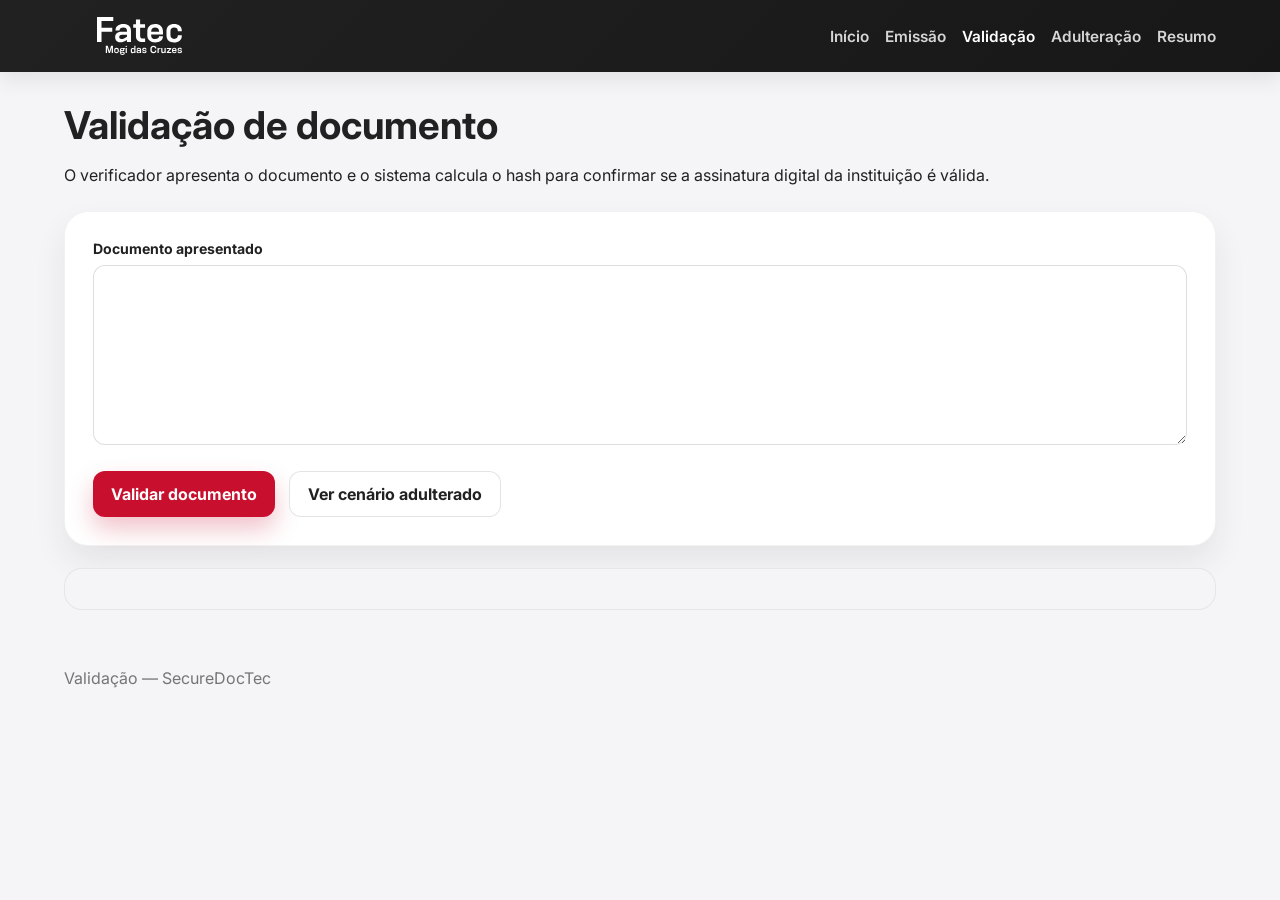
<file: seguranca_informacao/securedoctec/proto/validacao.html>
<!DOCTYPE html>
<html lang="pt-BR">
  <head>
    <meta charset="UTF-8" />
    <meta name="viewport" content="width=device-width, initial-scale=1.0" />
    <title>SecureDocTec | Validação</title>
    <link rel="preconnect" href="https://fonts.googleapis.com" />
    <link rel="preconnect" href="https://fonts.gstatic.com" crossorigin />
    <link href="https://fonts.googleapis.com/css2?family=Inter:wght@400;500;600;700;800&family=JetBrains+Mono:wght@400;500;700&display=swap" rel="stylesheet" />
    <link rel="stylesheet" href="styles.css" />
    <script defer src="app.js"></script>
  </head>
  <body>
    <header class="topbar">
      <div class="container">
        <div class="brand">
          <div class="brand-mark">
            <img src="assets/logo_fatec_branco.svg" alt="Logo da FATEC" />
          </div>
        </div>
        <nav class="nav" aria-label="Navegação principal">
          <a href="index.html">Início</a>
          <a href="emissao.html">Emissão</a>
          <a class="active" href="validacao.html">Validação</a>
          <a href="adulteracao.html">Adulteração</a>
          <a href="resumo.html">Resumo</a>
        </nav>
      </div>
    </header>

    <main class="section">
      <div class="container">
        <div class="section-header">
          <h2>Validação de documento</h2>
          <p>O verificador apresenta o documento e o sistema calcula o hash para confirmar se a assinatura digital da instituição é válida.</p>
        </div>

        <div class="form-card">
          <form id="validation-form">
            <div class="field full">
              <label for="presentedText">Documento apresentado</label>
              <textarea id="presentedText" name="presentedText"></textarea>
            </div>
            <div class="hero-actions">
              <button class="button button-primary" type="submit">Validar documento</button>
              <a class="button button-secondary" href="adulteracao.html">Ver cenário adulterado</a>
            </div>
          </form>
        </div>

        <div id="validation-output" class="output-panel"></div>
      </div>
    </main>

    <div id="toast" class="status-box" style="position: fixed; right: 20px; bottom: 20px; opacity: 0; transition: opacity 0.2s ease; z-index: 500; min-width: 260px; background: #fff; color: var(--fatec-gray); box-shadow: var(--shadow);"></div>

    <footer class="footer">
      <div class="container">Validação — SecureDocTec</div>
    </footer>
  </body>
</html>
</file>
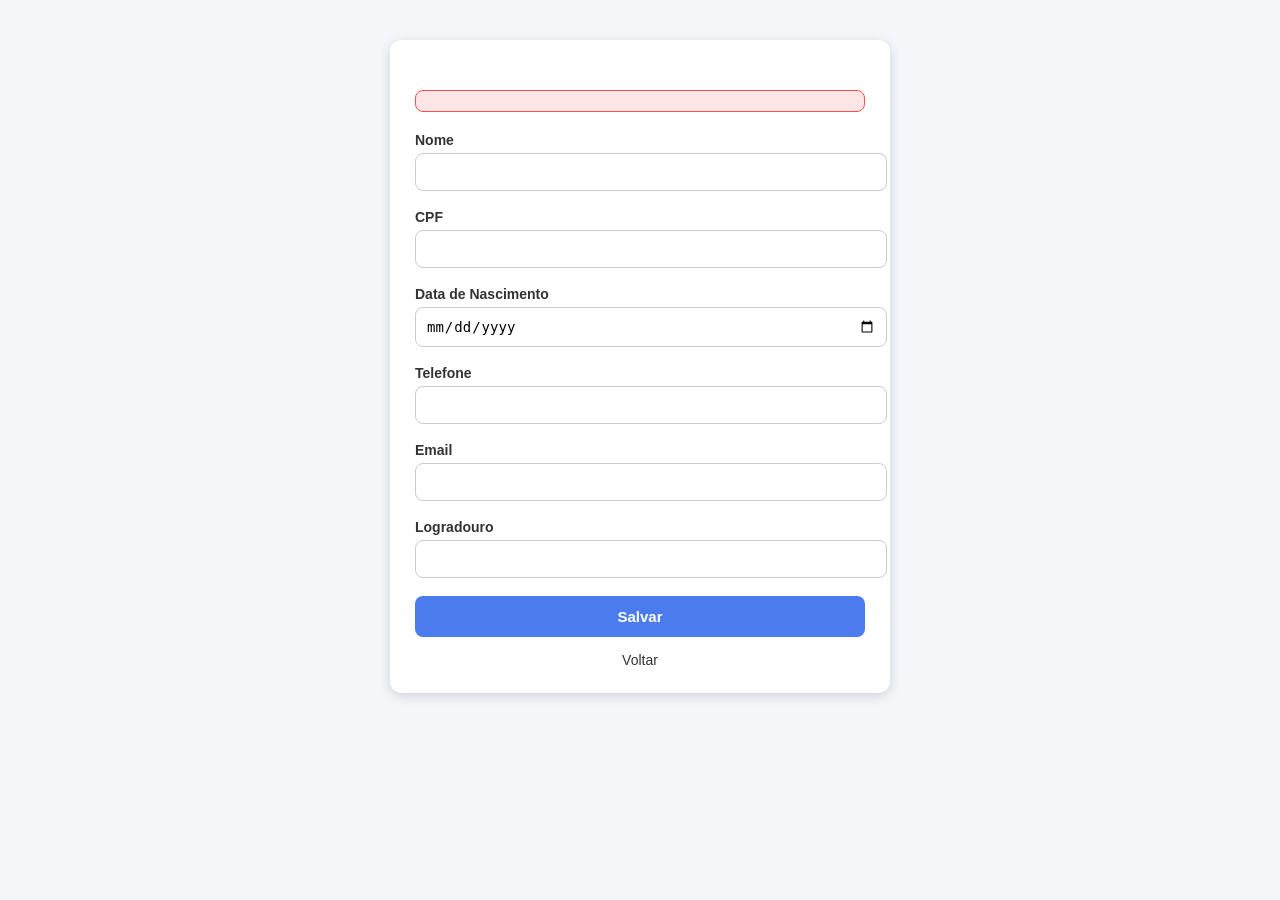
<file: EngSoftware3/crudHospedes/crudHospedes/src/main/resources/templates/hospedes/form.html>
<!DOCTYPE html>
<html xmlns:th="http://www.thymeleaf.org">
<head>
    <title>Cadastro de Hóspede</title>
    <meta charset="UTF-8"/>

    <style>
        body {
            font-family: Arial, sans-serif;
            background: #f5f6fa;
            margin: 0;
            padding: 0;
        }

        .container {
            width: 450px;
            margin: 40px auto;
            background: white;
            padding: 25px;
            border-radius: 12px;
            box-shadow: 0 3px 12px rgba(0,0,0,0.15);
        }

        h1 {
            font-size: 22px;
            text-align: center;
            color: #333;
            margin-bottom: 25px;
        }

        label {
            font-weight: bold;
            color: #333;
            margin-bottom: 5px;
            display: block;
            font-size: 14px;
        }

        input {
            width: 100%;
            padding: 10px;
            margin-bottom: 18px;
            border: 1px solid #ccc;
            border-radius: 8px;
            font-size: 14px;
        }

        input:focus {
            border-color: #4b7bec;
            outline: none;
            box-shadow: 0 0 4px rgba(75, 123, 236, 0.4);
        }

        button {
            width: 100%;
            padding: 12px;
            background: #4b7bec;
            border: none;
            border-radius: 8px;
            font-size: 15px;
            color: white;
            cursor: pointer;
            font-weight: bold;
        }

        button:hover {
            background: #3867d6;
        }

        .back {
            display: block;
            margin-top: 15px;
            text-align: center;
            text-decoration: none;
            color: #333;
            font-size: 14px;
        }

        .back:hover {
            text-decoration: underline;
        }

    </style>
</head>
<body>

<div class="container">

    <h1 th:text="${hospede.id == null ? 'Cadastrar Hóspede' : 'Editar Hóspede'}"></h1>
    <div th:if="${erro}"
        style="background:#ffe6e6;
                border:1px solid #ff4d4d;
                padding:10px;
                margin-bottom:20px;
                border-radius:8px;
                color:#cc0000;
                font-weight:bold;">
        <span th:text="${erro}"></span>
    </div>


    <form th:action="${hospede.id == null ? '/hospedes' : '/hospedes/' + hospede.id}" method="post">

        <label>Nome</label>
        <input type="text" name="nome" th:value="${hospede.nome}" required />

        <label>CPF</label>
        <input type="text" name="cpf" th:value="${hospede.cpf}" required />

        <label>Data de Nascimento</label>
        <input type="date" name="dtNascimento" th:value="${hospede.dtNascimento}" required />

        <label>Telefone</label>
        <input type="text" name="telefone" th:value="${hospede.telefone}" required />

        <label>Email</label>
        <input type="email" name="email" th:value="${hospede.email}" required />

        <label>Logradouro</label>
        <input type="text" name="logradouro" th:value="${hospede.logradouro}" required />

        <button type="submit">Salvar</button>
    </form>

    <a class="back" href="/hospedes">Voltar</a>
</div>

</body>
</html>
</file>
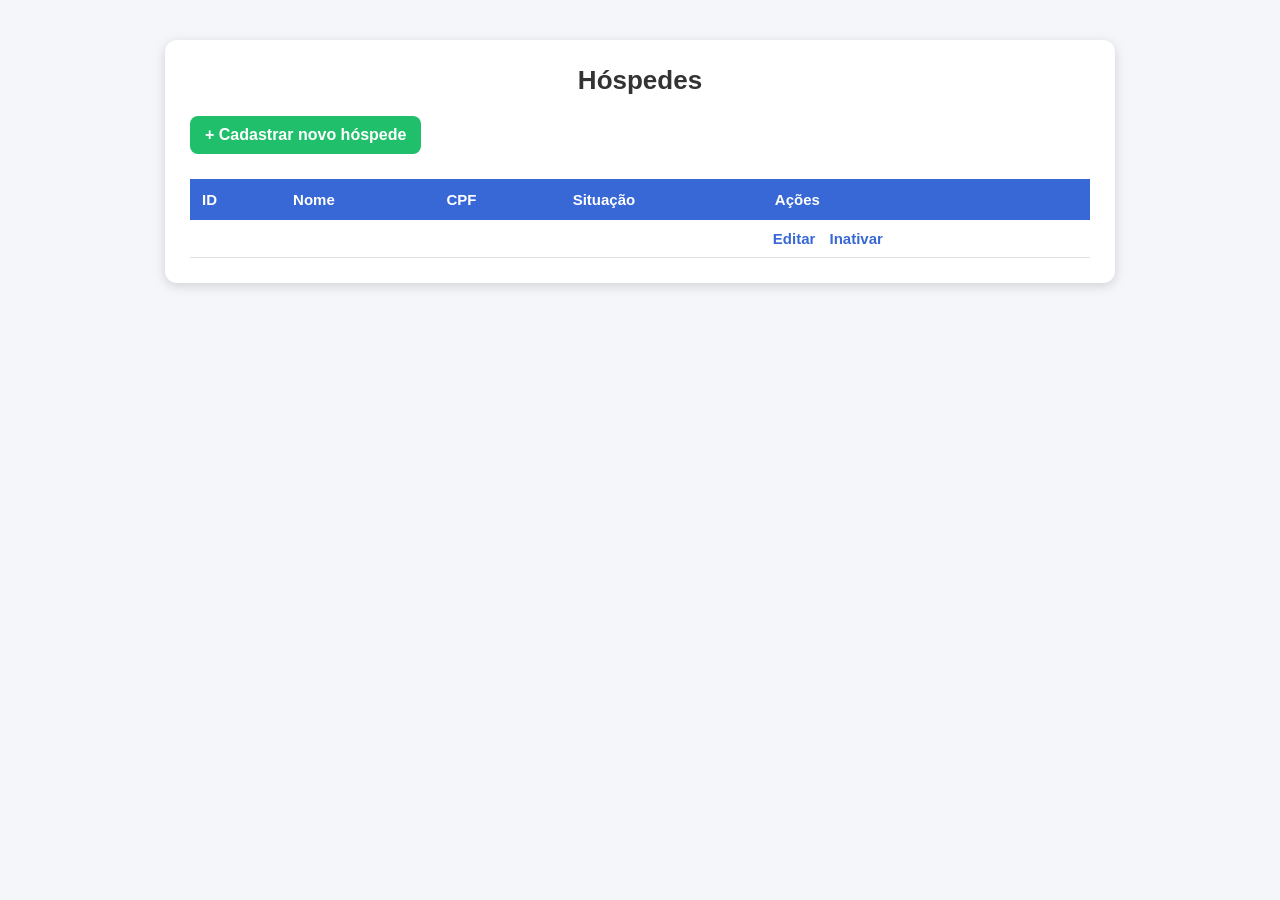
<file: EngSoftware3/crudHospedes/crudHospedes/src/main/resources/templates/hospedes/listar.html>
<!DOCTYPE html>
<html xmlns:th="http://www.thymeleaf.org">
<head>
    <title>Lista de Hóspedes</title>
    <meta charset="UTF-8"/>

    <style>
        body {
            font-family: Arial, sans-serif;
            background: #f5f6fa;
            margin: 0;
            padding: 0;
        }

        .container {
            width: 900px;
            margin: 40px auto;
            background: white;
            padding: 25px;
            border-radius: 12px;
            box-shadow: 0 3px 12px rgba(0,0,0,0.15);
        }

        h1 {
            margin: 0 0 20px 0;
            font-size: 26px;
            color: #333;
            text-align: center;
        }

        .btn-new {
            display: inline-block;
            padding: 10px 15px;
            background: #20bf6b;
            color: white;
            text-decoration: none;
            border-radius: 8px;
            font-weight: bold;
            margin-bottom: 15px;
        }

        .btn-new:hover {
            background: #0fb96f;
        }

        table {
            width: 100%;
            border-collapse: collapse;
            margin-top: 10px;
            font-size: 15px;
        }

        th {
            background: #3867d6;
            color: white;
            padding: 12px;
            text-align: left;
        }

        td {
            padding: 10px;
            border-bottom: 1px solid #e1e1e1;
        }

        tr:hover td {
            background: #f0f4ff;
        }

        a.action {
            color: #3867d6;
            text-decoration: none;
            font-weight: bold;
            margin-right: 10px;
        }

        a.action:hover {
            text-decoration: underline;
        }

        .inactive {
            color: #eb3b5a;
        }
    </style>
</head>
<body>

<div class="container">

    <h1>Hóspedes</h1>

    <a class="btn-new" href="/hospedes/cadastrar">+ Cadastrar novo hóspede</a>

    <table>
        <tr>
            <th>ID</th>
            <th>Nome</th>
            <th>CPF</th>
            <th>Situação</th>
            <th>Ações</th>
        </tr>

        <tr th:each="h : ${lista}">
            <td th:text="${h.id}"></td>
            <td th:text="${h.nome}"></td>
            <td th:text="${h.cpf}"></td>
            <td th:text="${h.ativo ? 'Ativo' : 'Inativo'}"
                th:classappend="${!h.ativo} ? 'inactive'"></td>

            <td>
                <a class="action"
                   th:href="'/hospedes/' + ${h.id} + '/editar'">Editar</a>

                <a class="action inactive"
                   th:href="'/hospedes/' + ${h.id} + '/inativar'">Inativar</a>
            </td>
        </tr>
    </table>

</div>

</body>
</html>
</file>
<file: seguranca_informacao/securedoctec/proto/styles.css>
:root {
  --fatec-red: #C8102E;
  --fatec-red-dark: #9d0b23;
  --fatec-gray: #212121;
  --fatec-gray-2: #757575;
  --fatec-ice: #F5F5F7;
  --fatec-blue: #0056B3;
  --success: #1f8a4c;
  --danger: #b42318;
  --warning: #d97706;
  --shadow: 0 16px 32px rgba(33, 33, 33, 0.08);
}

* { box-sizing: border-box; }

html { scroll-behavior: smooth; }

body {
  margin: 0;
  font-family: 'Inter', 'Segoe UI', sans-serif;
  background: var(--fatec-ice);
  color: var(--fatec-gray);
}

img { max-width: 100%; display: block; }

a {
  color: var(--fatec-blue);
  text-decoration: none;
}

button, input, textarea, select {
  font: inherit;
}

.container {
  max-width: 1200px;
  margin: 0 auto;
  padding: 0 24px;
}

.topbar {
  background: linear-gradient(135deg, var(--fatec-gray) 0%, #171717 100%);
  color: #fff;
  position: sticky;
  top: 0;
  z-index: 20;
  box-shadow: 0 8px 20px rgba(0, 0, 0, 0.08);
}

.topbar .container {
  display: flex;
  align-items: center;
  justify-content: space-between;
  gap: 18px;
  min-height: 72px;
}

.brand {
  display: flex;
  align-items: center;
  gap: 12px;
  font-weight: 700;
  letter-spacing: 0.04em;
}

.brand-mark {
  width: 150px;
  display: flex;
  align-items: center;
  justify-content: center;
}

.brand-mark img {
  display: block;
  width: 100%;
  height: auto;
  max-height: 38px;
  object-fit: contain;
}

.nav {
  display: flex;
  flex-wrap: wrap;
  gap: 16px;
  align-items: center;
}

.nav a {
  color: rgba(255,255,255,0.82);
  font-size: 0.96rem;
  font-weight: 600;
}

.nav a.active,
.nav a:hover {
  color: #fff;
}

.hero {
  padding: 56px 0 28px;
  background: linear-gradient(180deg, #fff 0%, var(--fatec-ice) 100%);
}

.hero-card {
  background: linear-gradient(135deg, rgba(200,16,46,0.06), rgba(0,86,179,0.08));
  border: 1px solid rgba(33,33,33,0.06);
  border-radius: 28px;
  padding: 36px;
  box-shadow: var(--shadow);
}

.hero-grid {
  display: grid;
  grid-template-columns: 1.3fr 0.7fr;
  gap: 28px;
  align-items: center;
}

.kicker {
  display: inline-flex;
  align-items: center;
  background: rgba(200,16,46,0.1);
  color: var(--fatec-red);
  font-weight: 700;
  border-radius: 999px;
  padding: 8px 12px;
  font-size: 0.8rem;
  letter-spacing: 0.06em;
  text-transform: uppercase;
}

h1, h2, h3 {
  margin: 0 0 16px;
  line-height: 1.1;
}

h1 {
  font-size: clamp(2.2rem, 4vw, 4rem);
}

h2 {
  font-size: clamp(1.8rem, 3vw, 2.6rem);
}

p {
  margin: 0 0 12px;
  line-height: 1.7;
  color: var(--fatec-gray);
}

.lead {
  font-size: 1.08rem;
  max-width: 60ch;
}

.hero-actions {
  display: flex;
  flex-wrap: wrap;
  gap: 14px;
  margin-top: 26px;
}

.button,
button {
  border: none;
  border-radius: 12px;
  padding: 12px 18px;
  font-weight: 700;
  cursor: pointer;
  transition: transform 0.18s ease, box-shadow 0.18s ease;
}

.button:hover,
button:hover {
  transform: translateY(-1px);
}

.button-primary {
  background: var(--fatec-red);
  color: white;
  box-shadow: 0 12px 24px rgba(200,16,46,0.25);
}

.button-secondary {
  background: #fff;
  border: 1px solid rgba(33,33,33,0.12);
  color: var(--fatec-gray);
}

.button-ghost {
  background: rgba(0,86,179,0.08);
  color: var(--fatec-blue);
}

.badge-panel {
  background: white;
  border-radius: 24px;
  border: 1px solid rgba(33,33,33,0.07);
  padding: 24px;
  box-shadow: var(--shadow);
  min-width: 0;
  width: 440px;
  max-width: 100%;
}

.hero-visual {
  display: flex;
  flex-direction: column;
  gap: 16px;
}

.hero-visual img {
  width: 100%;
  border-radius: 18px;
  box-shadow: var(--shadow);
  object-fit: cover;
  min-height: 220px;
}

.badge-grid {
  display: grid;
  grid-template-columns: repeat(2, minmax(0, 1fr));
  gap: 14px;
  margin-top: 18px;
}

.badge {
  background: var(--fatec-ice);
  border: 1px solid rgba(33,33,33,0.06);
  border-radius: 16px;
  padding: 16px;
  min-width: 0;
  display: flex;
  flex-direction: column;
  justify-content: space-between;
  min-height: 108px;
}

.badge strong {
  display: block;
  font-size: 1rem;
  line-height: 1.3;
  margin-bottom: 6px;
  overflow-wrap: anywhere;
}

.badge {
  color: var(--fatec-gray);
  line-height: 1.4;
  overflow-wrap: anywhere;
}

.section {
  padding: 32px 0;
}

.section-header {
  margin-bottom: 22px;
}

.card-grid {
  display: grid;
  grid-template-columns: repeat(3, minmax(0, 1fr));
  gap: 18px;
}

.card {
  background: white;
  border-radius: 20px;
  padding: 24px;
  border: 1px solid rgba(33,33,33,0.06);
  box-shadow: var(--shadow);
}

.card ul {
  padding-left: 20px;
  margin: 0;
  color: var(--fatec-gray);
  line-height: 1.9;
}

.form-card {
  background: white;
  border-radius: 24px;
  padding: 28px;
  border: 1px solid rgba(33,33,33,0.06);
  box-shadow: var(--shadow);
}

.form-grid {
  display: grid;
  grid-template-columns: repeat(2, minmax(0, 1fr));
  gap: 18px;
  margin-top: 18px;
}

.field {
  display: flex;
  flex-direction: column;
  gap: 8px;
}

.field.full {
  grid-column: 1 / -1;
}

label {
  font-size: 0.88rem;
  font-weight: 700;
  color: var(--fatec-gray);
}

input, select, textarea {
  width: 100%;
  border: 1px solid rgba(33,33,33,0.15);
  border-radius: 12px;
  background: #fff;
  color: var(--fatec-gray);
  padding: 12px 14px;
  resize: vertical;
  min-height: 46px;
}

textarea {
  min-height: 180px;
  font-family: 'JetBrains Mono', 'Fira Code', monospace;
}

.output-panel {
  margin-top: 22px;
  padding: 20px;
  border-radius: 18px;
  background: var(--fatec-ice);
  border: 1px solid rgba(33,33,33,0.07);
}

.output-panel h3 {
  margin-bottom: 10px;
}

.status-box {
  padding: 16px 18px;
  border-radius: 14px;
  margin-top: 16px;
  font-weight: 700;
  border: 1px solid transparent;
}

.status-valid {
  background: rgba(31,138,76,0.1);
  color: var(--success);
  border-color: rgba(31,138,76,0.2);
}

.status-invalid {
  background: rgba(180,35,24,0.08);
  color: var(--danger);
  border-color: rgba(180,35,24,0.2);
}

.toast {
  border-radius: 12px;
  font-weight: 700;
  padding: 12px 16px;
}

.toast.success {
  background: rgba(31,138,76,0.1);
  color: var(--success);
  border: 1px solid rgba(31,138,76,0.2);
}

.toast.danger {
  background: rgba(180,35,24,0.08);
  color: var(--danger);
  border: 1px solid rgba(180,35,24,0.2);
}

.toast.warning {
  background: rgba(217,119,6,0.08);
  color: var(--warning);
  border: 1px solid rgba(217,119,6,0.2);
}

.code-block {
  background: #111827;
  color: #e5e7eb;
  border-radius: 14px;
  padding: 16px;
  margin-top: 14px;
  overflow: auto;
  font-family: 'JetBrains Mono', 'Fira Code', monospace;
  font-size: 0.85rem;
  line-height: 1.6;
  white-space: pre-wrap;
}

.metrics {
  display: grid;
  grid-template-columns: repeat(4, minmax(0, 1fr));
  gap: 16px;
  margin-top: 22px;
}

.metric {
  background: white;
  border: 1px solid rgba(33,33,33,0.07);
  border-radius: 18px;
  padding: 18px;
}

.metric strong {
  display: block;
  font-size: 1.5rem;
  margin-bottom: 10px;
}

.metric span {
  color: var(--fatec-gray-2);
}

.footer {
  padding: 26px 0 46px;
  color: var(--fatec-gray-2);
}

@media (max-width: 900px) {
  .hero-grid,
  .card-grid,
  .metrics,
  .form-grid {
    grid-template-columns: 1fr;
  }

  .topbar .container {
    flex-direction: column;
    justify-content: center;
    padding-top: 12px;
    padding-bottom: 12px;
  }

  .nav {
    justify-content: center;
  }
}
</file>
